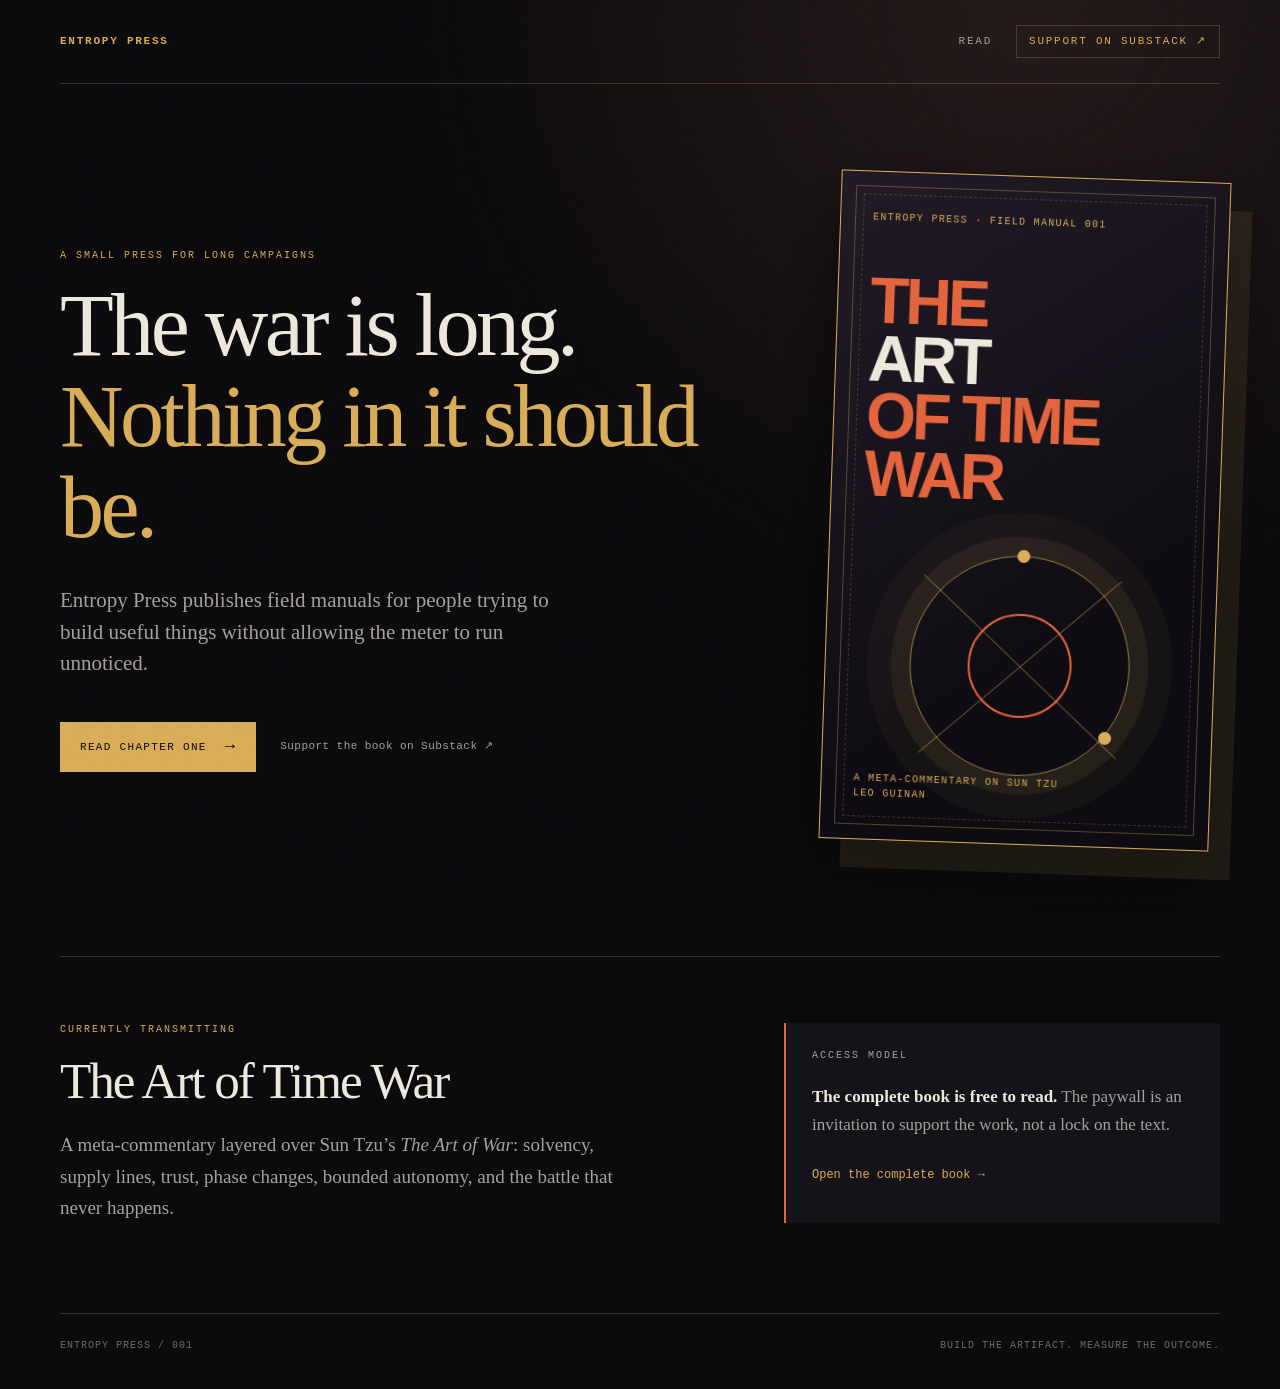
<file: index.html>
<!doctype html>
<html lang="en">
<head>
  <meta charset="utf-8">
  <meta name="viewport" content="width=device-width, initial-scale=1">
  <meta name="description" content="Entropy Press publishes books for people building a future that can survive contact with time.">
  <title>Entropy Press — Books for the time war</title>
  <link rel="stylesheet" href="/assets/site.css">
</head>
<body>
  <div class="grain" aria-hidden="true"></div>
  <header class="shell masthead">
    <a class="wordmark" href="/">ENTROPY PRESS</a>
    <nav aria-label="Primary navigation">
      <a href="/reader.html">Read</a>
      <a class="nav-cta" href="https://hitchhikertothefuture.substack.com" target="_blank" rel="noopener">Support on Substack ↗</a>
    </nav>
  </header>

  <main>
    <section class="shell hero">
      <div class="hero-copy">
        <p class="eyebrow">A small press for long campaigns</p>
        <h1>The war is long.<br><em>Nothing in it should be.</em></h1>
        <p class="lede">Entropy Press publishes field manuals for people trying to build useful things without allowing the meter to run unnoticed.</p>
        <div class="actions">
          <a class="button" href="/reader.html?chapter=1">Read Chapter One <span>→</span></a>
          <a class="text-link" href="https://hitchhikertothefuture.substack.com" target="_blank" rel="noopener">Support the book on Substack ↗</a>
        </div>
      </div>
      <div class="book-card" aria-label="The Art of Time War book cover">
        <div class="cover-kicker">ENTROPY PRESS · FIELD MANUAL 001</div>
        <div class="cover-title">THE<br><strong>ART</strong><br>OF TIME WAR</div>
        <div class="orbit" aria-hidden="true"><span></span><i></i><b></b></div>
        <div class="cover-footer">A META-COMMENTARY ON SUN TZU<br>LEO GUINAN</div>
      </div>
    </section>

    <section class="shell book-intro">
      <div>
        <p class="eyebrow">Currently transmitting</p>
        <h2>The Art of Time War</h2>
        <p class="muted">A meta-commentary layered over Sun Tzu’s <em>The Art of War</em>: solvency, supply lines, trust, phase changes, bounded autonomy, and the battle that never happens.</p>
      </div>
      <div class="access-card">
        <p class="eyebrow">Access model</p>
        <p><strong>The complete book is free to read.</strong> The paywall is an invitation to support the work, not a lock on the text.</p>
        <a href="/reader.html">Open the complete book →</a>
      </div>
    </section>
  </main>

  <footer class="shell footer">
    <span>ENTROPY PRESS / 001</span>
    <span>Build the artifact. Measure the outcome.</span>
  </footer>
</body>
</html>
</file>
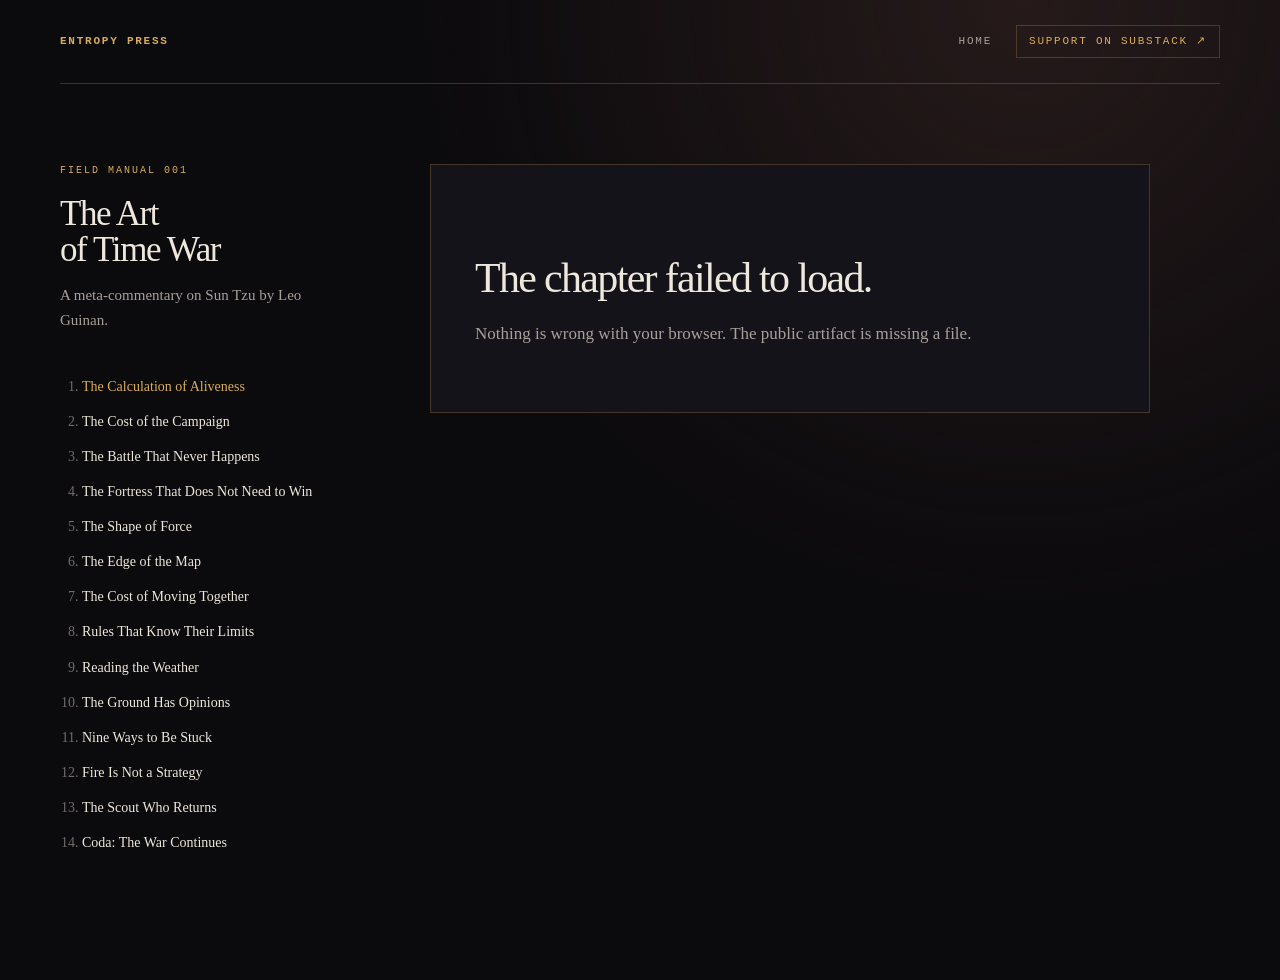
<file: reader.html>
<!doctype html>
<html lang="en">
<head>
  <meta charset="utf-8">
  <meta name="viewport" content="width=device-width, initial-scale=1">
  <meta name="description" content="Read the complete edition of The Art of Time War from Entropy Press.">
  <title>Read The Art of Time War — Entropy Press</title>
  <link rel="stylesheet" href="/assets/site.css">
</head>
<body>
  <header class="shell masthead">
    <a class="wordmark" href="/">ENTROPY PRESS</a>
    <nav aria-label="Primary navigation">
      <a href="/">Home</a>
      <a class="nav-cta" href="https://hitchhikertothefuture.substack.com" target="_blank" rel="noopener">Support on Substack ↗</a>
    </nav>
  </header>

  <main class="shell reader-layout">
    <aside class="toc" aria-label="Table of contents">
      <p class="eyebrow">Field Manual 001</p>
      <h1>The Art<br>of Time War</h1>
      <p class="toc-note">A meta-commentary on Sun Tzu by Leo Guinan.</p>
      <ol>
        <li><a class="free" href="?chapter=1">The Calculation of Aliveness</a></li>
        <li><a href="?chapter=2">The Cost of the Campaign</a></li>
        <li><a href="?chapter=3">The Battle That Never Happens</a></li>
        <li><a href="?chapter=4">The Fortress That Does Not Need to Win</a></li>
        <li><a href="?chapter=5">The Shape of Force</a></li>
        <li><a href="?chapter=6">The Edge of the Map</a></li>
        <li><a href="?chapter=7">The Cost of Moving Together</a></li>
        <li><a href="?chapter=8">Rules That Know Their Limits</a></li>
        <li><a href="?chapter=9">Reading the Weather</a></li>
        <li><a href="?chapter=10">The Ground Has Opinions</a></li>
        <li><a href="?chapter=11">Nine Ways to Be Stuck</a></li>
        <li><a href="?chapter=12">Fire Is Not a Strategy</a></li>
        <li><a href="?chapter=13">The Scout Who Returns</a></li>
        <li><a href="?chapter=coda">Coda: The War Continues</a></li>
      </ol>
    </aside>

    <article class="reader" id="reader-content">
      <p class="eyebrow">Loading chapter</p>
      <p>One moment. The bureaucracy of reading is almost complete.</p>
    </article>
  </main>

  <script>
    const content = document.querySelector('#reader-content');
    const chapter = new URLSearchParams(location.search).get('chapter') || '1';
    fetch('content/book.html', {cache: 'no-store'})
      .then(response => { if (!response.ok) throw new Error('Book unavailable'); return response.text(); })
      .then(html => {
        const documentFragment = new DOMParser().parseFromString(html, 'text/html');
        const sections = [...documentFragment.querySelectorAll('.book-chapter')];
        const targetId = chapter === 'coda' ? 'coda' : `chapter-${CSS.escape(chapter)}`;
        const selected = documentFragment.getElementById(targetId);
        if (!selected) throw new Error('Chapter unavailable');
        const position = sections.indexOf(selected);
        const previous = sections[position - 1];
        const next = sections[position + 1];
        const link = section => section ? `?chapter=${section.id === 'coda' ? 'coda' : section.id.replace('chapter-', '')}` : '';
        content.innerHTML = `<div class="locked-panel"><p class="eyebrow">Reader’s note</p><h2>This chapter is open.</h2><p>The support boundary is visible because the work deserves support. It is not a lock. If you cannot afford the platform or subscription, you can still read.</p><a class="button" href="https://hitchhikertothefuture.substack.com" target="_blank" rel="noopener">Support the book on Substack ↗</a></div>${selected.outerHTML}<nav class="chapter-nav" aria-label="Chapter navigation">${previous ? `<a href="${link(previous)}">← Previous</a>` : '<span></span>'}${next ? `<a href="${link(next)}">Next →</a>` : '<span></span>'}</nav>`;
        document.title = `${selected.querySelector('h2').textContent} — The Art of Time War`;
      })
      .catch(() => { content.innerHTML = '<div class="locked-panel"><h2>The chapter failed to load.</h2><p>Nothing is wrong with your browser. The public artifact is missing a file.</p></div>'; });
  </script>
</body>
</html>
</file>
<file: assets/site.css>
:root {
  --void: #0b0a0d;
  --panel: #15131a;
  --panel-2: #1b1821;
  --ink: #eee8dc;
  --muted: #a9a09a;
  --dim: #736b6b;
  --gold: #d9ad59;
  --ember: #e2653e;
  --line: rgba(217,173,89,.24);
  --mono: "SFMono-Regular", Consolas, "Liberation Mono", monospace;
  --serif: Georgia, "Times New Roman", serif;
}
* { box-sizing: border-box; }
html { background: var(--void); }
body { margin: 0; color: var(--ink); background: radial-gradient(circle at 80% 0%, #261a1a 0, transparent 38rem), var(--void); font: 17px/1.65 Georgia, "Times New Roman", serif; }
a { color: inherit; }
.grain { position: fixed; inset: 0; pointer-events: none; opacity: .05; background-image: url("data:image/svg+xml,%3Csvg viewBox='0 0 180 180' xmlns='http://www.w3.org/2000/svg'%3E%3Cfilter id='n'%3E%3CfeTurbulence type='fractalNoise' baseFrequency='.9' numOctaves='4' stitchTiles='stitch'/%3E%3C/filter%3E%3Crect width='100%25' height='100%25' filter='url(%23n)' opacity='.35'/%3E%3C/svg%3E"); }
.shell { width: min(1160px, calc(100% - 48px)); margin: 0 auto; }
.masthead { display: flex; align-items: center; justify-content: space-between; gap: 24px; padding: 25px 0; border-bottom: 1px solid var(--line); font: 11px/1.2 var(--mono); letter-spacing: .16em; text-transform: uppercase; }
.wordmark { color: var(--gold); text-decoration: none; font-weight: 700; }
nav { display: flex; align-items: center; gap: 24px; }
nav a { color: var(--muted); text-decoration: none; }
nav a:hover, .text-link:hover { color: var(--gold); }
.nav-cta { border: 1px solid var(--line); padding: 9px 12px; color: var(--gold); }
.eyebrow { margin: 0 0 18px; color: var(--gold); font: 10px/1.4 var(--mono); letter-spacing: .2em; text-transform: uppercase; }
.hero { min-height: 650px; display: grid; grid-template-columns: 1fr 390px; align-items: center; gap: 9vw; padding: 92px 0 110px; }
h1, h2 { margin: 0; font-weight: 400; line-height: 1.03; letter-spacing: -.04em; }
.hero h1 { font-size: clamp(48px, 7vw, 88px); }
.hero h1 em { color: var(--gold); font-style: normal; }
.lede { max-width: 510px; margin: 32px 0 0; color: var(--muted); font-size: 21px; line-height: 1.5; }
.actions { display: flex; align-items: center; flex-wrap: wrap; gap: 24px; margin-top: 42px; }
.button { display: inline-flex; align-items: center; gap: 18px; padding: 15px 19px; color: var(--void); background: var(--gold); border: 1px solid var(--gold); font: 11px/1.1 var(--mono); letter-spacing: .12em; text-transform: uppercase; text-decoration: none; }
.button:hover { background: var(--ink); border-color: var(--ink); }
.button span { font-size: 17px; }
.text-link { color: var(--muted); font: 11px/1.4 var(--mono); text-decoration: none; letter-spacing: .04em; }
.book-card { position: relative; min-height: 500px; padding: 38px 32px; display: flex; flex-direction: column; justify-content: space-between; overflow: hidden; background: linear-gradient(145deg, #221b27, #0e0c12 70%); border: 1px solid var(--gold); box-shadow: 22px 28px 0 rgba(217,173,89,.1), 0 30px 70px rgba(0,0,0,.55); transform: rotate(2deg); }
.book-card::before, .book-card::after { content: ""; position: absolute; inset: 14px; border: 1px solid rgba(217,173,89,.35); pointer-events: none; }
.book-card::after { inset: 22px; border-style: dashed; opacity: .65; }
.cover-kicker, .cover-footer { position: relative; z-index: 1; color: var(--gold); font: 10px/1.5 var(--mono); letter-spacing: .13em; }
.cover-title { position: relative; z-index: 1; margin: 48px 0; color: var(--ember); font: 700 clamp(42px, 6vw, 64px)/.9 Arial, sans-serif; letter-spacing: -.06em; }
.cover-title strong { color: var(--ink); font-weight: 800; }
.orbit { position: relative; z-index: 1; width: 220px; height: 220px; margin: 0 auto; border: 1px solid rgba(217,173,89,.7); border-radius: 50%; box-shadow: 0 0 0 19px rgba(217,173,89,.08), 0 0 0 43px rgba(217,173,89,.04); }
.orbit::before, .orbit::after { content: ""; position: absolute; left: 50%; top: -23px; width: 1px; height: 266px; background: rgba(217,173,89,.48); transform: rotate(48deg); }
.orbit::after { transform: rotate(-48deg); }
.orbit span { position: absolute; inset: 57px; border: 2px solid var(--ember); border-radius: 50%; }
.orbit i, .orbit b { position: absolute; display: block; width: 13px; height: 13px; background: var(--gold); border-radius: 50%; }
.orbit i { top: -7px; left: calc(50% - 6px); } .orbit b { right: 15px; bottom: 33px; }
.book-intro { display: grid; grid-template-columns: 1.2fr .8fr; gap: 70px; padding: 66px 0 90px; border-top: 1px solid var(--line); }
.book-intro h2 { font-size: clamp(34px, 4vw, 54px); }
.muted { max-width: 570px; margin: 22px 0 0; color: var(--muted); font-size: 19px; }
.access-card { padding: 26px; background: var(--panel); border-left: 2px solid var(--ember); }
.access-card p { margin: 0 0 20px; color: var(--muted); }
.access-card strong { color: var(--ink); }
.access-card a { color: var(--gold); font: 12px var(--mono); text-decoration: none; }
.footer { display: flex; justify-content: space-between; gap: 20px; padding: 25px 0 36px; color: var(--dim); border-top: 1px solid var(--line); font: 10px/1.4 var(--mono); letter-spacing: .1em; text-transform: uppercase; }
.reader-layout { display: grid; grid-template-columns: 280px minmax(0, 720px); gap: 90px; padding: 80px 0 120px; align-items: start; }
.toc { position: sticky; top: 28px; }
.toc h1 { font-size: 35px; }
.toc-note { color: var(--muted); font-size: 15px; }
.toc ol { margin: 36px 0 0; padding-left: 22px; color: var(--dim); font-size: 14px; }
.toc li { padding: 6px 0; }
.toc li span { color: var(--dim); }
.toc a { color: var(--ink); text-decoration: none; }
.toc a:hover { color: var(--gold); }
.toc a.free { color: var(--gold); }
.toc small { display: block; color: var(--ember); font: 9px var(--mono); letter-spacing: .1em; }
.reader { min-width: 0; }
.reader h1 { margin-bottom: 9px; font-size: clamp(39px, 5vw, 62px); }
.reader h2 { margin: 48px 0 18px; font-size: 33px; }
.reader h3 { margin-top: 34px; color: var(--gold); font-size: 22px; }
.reader .chapter-kicker { color: var(--gold); font: 11px var(--mono); letter-spacing: .14em; text-transform: uppercase; }
.reader .chapter-subtitle { margin: 0 0 34px; color: var(--muted); font-style: italic; }
.reader p { margin: 0 0 20px; }
.reader blockquote { margin: 34px 0; padding: 2px 0 2px 22px; color: var(--muted); border-left: 2px solid var(--ember); font-style: italic; }
.reader hr { margin: 42px 0; border: 0; border-top: 1px solid var(--line); }
.locked-panel { padding: 44px; background: var(--panel); border: 1px solid var(--line); }
.reader > .locked-panel { margin-bottom: 72px; }
.locked-panel h2 { margin-bottom: 20px; font-size: 42px; }
.locked-panel p { color: var(--muted); }
.locked-panel .button { margin-top: 12px; }
.fine { margin-top: 30px; color: var(--dim) !important; font: 11px/1.6 var(--mono); }
.chapter-nav { display: flex; justify-content: space-between; gap: 20px; margin-top: 56px; padding-top: 22px; border-top: 1px solid var(--line); font: 11px var(--mono); }
.chapter-nav a { color: var(--gold); text-decoration: none; }
.chapter-nav a:hover { color: var(--ink); }
@media (max-width: 820px) {
  .shell { width: min(100% - 32px, 680px); }
  .masthead { align-items: flex-start; flex-direction: column; gap: 16px; }
  nav { width: 100%; justify-content: space-between; gap: 10px; }
  .hero { grid-template-columns: 1fr; gap: 55px; padding: 60px 0 80px; }
  .book-card { min-height: 420px; width: min(100%, 390px); margin: 0 auto; }
  .book-intro, .reader-layout { grid-template-columns: 1fr; gap: 45px; }
  .toc { position: static; }
  .toc ol { columns: 2; column-gap: 28px; }
  .toc li { break-inside: avoid; }
  .footer { flex-direction: column; }
}
@media (max-width: 480px) {
  .hero h1 { font-size: 48px; }
  .lede { font-size: 18px; }
  .actions { align-items: flex-start; flex-direction: column; }
  .book-card { min-height: 390px; padding: 30px 24px; }
  .cover-title { font-size: 48px; }
  .orbit { width: 170px; height: 170px; }
  .orbit::before, .orbit::after { height: 210px; }
  .toc ol { columns: 1; }
  .locked-panel { padding: 28px 22px; }
  .reader > .locked-panel { margin-bottom: 48px; }
}
</file>
